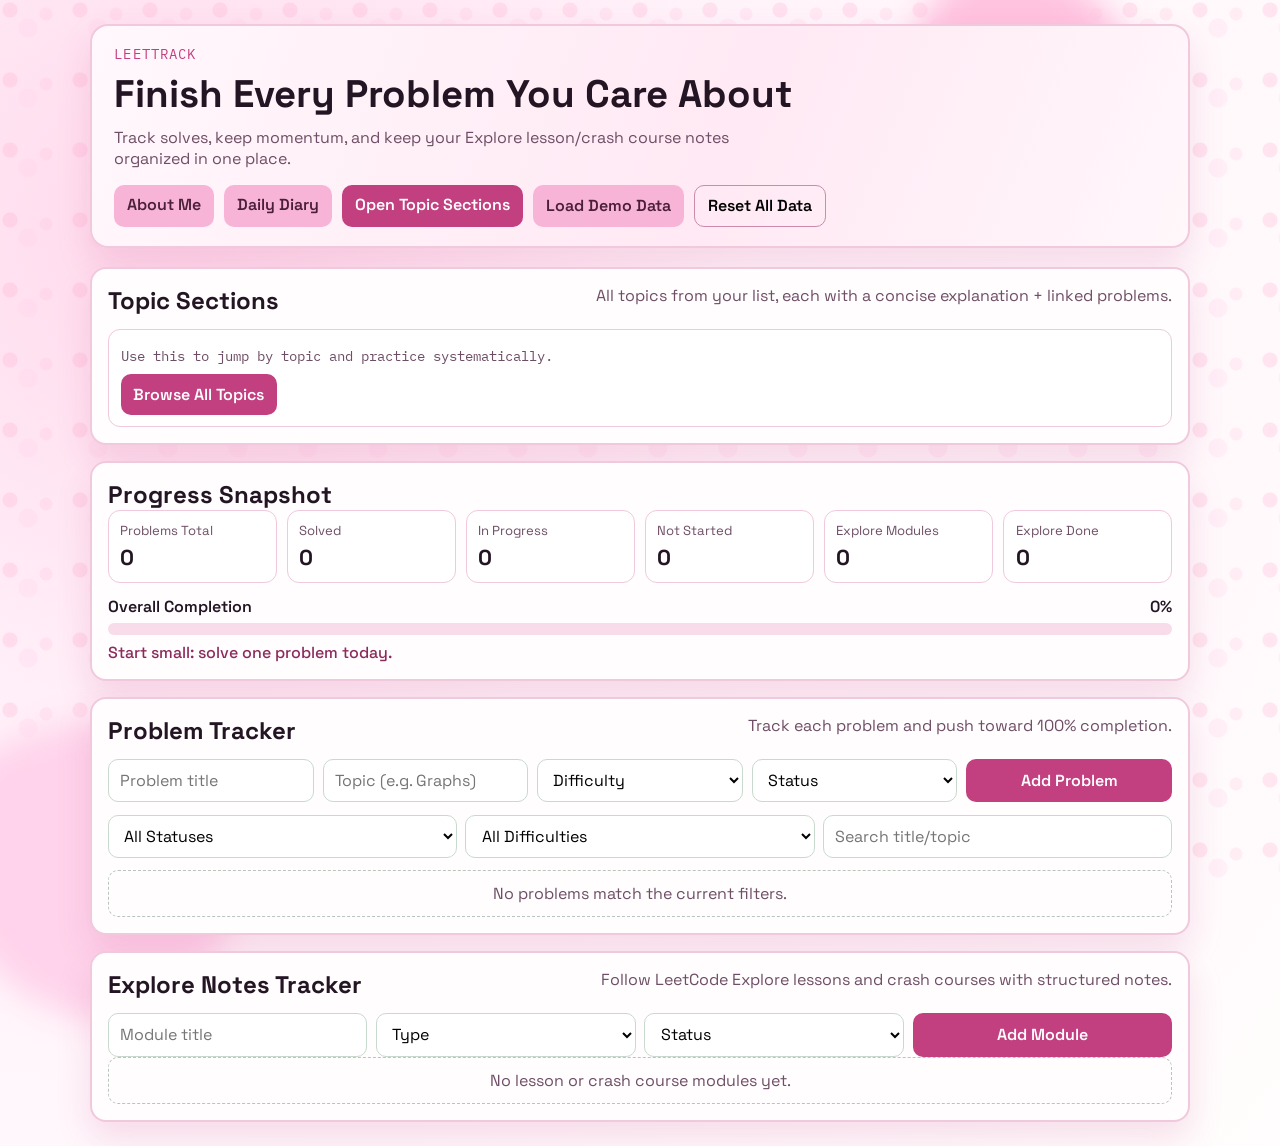
<file: index.html>
<!doctype html>
<html lang="en">
  <head>
    <meta charset="UTF-8" />
    <meta name="viewport" content="width=device-width, initial-scale=1.0" />
    <title>LeetTrack - LeetCode Progress + Explore Notes</title>
    <link rel="preconnect" href="https://fonts.googleapis.com" />
    <link rel="preconnect" href="https://fonts.gstatic.com" crossorigin />
    <link
      href="https://fonts.googleapis.com/css2?family=Space+Grotesk:wght@400;500;700&family=IBM+Plex+Mono:wght@400;600&display=swap"
      rel="stylesheet"
    />
    <link rel="stylesheet" href="styles.css" />
  </head>
  <body>
    <div class="bg-shape bg-shape-1"></div>
    <div class="bg-shape bg-shape-2"></div>

    <header class="hero">
      <p class="eyebrow">LeetTrack</p>
      <h1>Finish Every Problem You Care About</h1>
      <p class="subtext">
        Track solves, keep momentum, and keep your Explore lesson/crash course notes organized in one place.
      </p>
      <div class="hero-actions">
        <a href="about.html" class="btn btn-secondary">About Me</a>
        <a href="diary.html" class="btn btn-secondary">Daily Diary</a>
        <a href="topics.html" class="btn btn-primary">Open Topic Sections</a>
        <button id="seedDataBtn" class="btn btn-secondary">Load Demo Data</button>
        <button id="resetBtn" class="btn btn-ghost">Reset All Data</button>
      </div>
    </header>

    <main class="layout">
      <section class="panel">
        <div class="section-header">
          <h2>Topic Sections</h2>
          <p>All topics from your list, each with a concise explanation + linked problems.</p>
        </div>
        <div class="card">
          <p class="card-meta">Use this to jump by topic and practice systematically.</p>
          <div class="card-controls">
            <a class="btn btn-primary" href="topics.html">Browse All Topics</a>
          </div>
        </div>
      </section>

      <section class="panel stats-panel">
        <h2>Progress Snapshot</h2>
        <div class="stats-grid" id="statsGrid"></div>
        <div class="progress-wrap">
          <div class="progress-head">
            <span>Overall Completion</span>
            <span id="completionText">0%</span>
          </div>
          <div class="progress-track">
            <div id="completionBar" class="progress-fill"></div>
          </div>
          <p id="motivationText" class="motivation">Start small: solve one problem today.</p>
        </div>
      </section>

      <section class="panel">
        <div class="section-header">
          <h2>Problem Tracker</h2>
          <p>Track each problem and push toward 100% completion.</p>
        </div>

        <form id="problemForm" class="form-grid">
          <input id="problemTitle" type="text" placeholder="Problem title" required />
          <input id="problemTopic" type="text" placeholder="Topic (e.g. Graphs)" required />
          <select id="problemDifficulty" required>
            <option value="">Difficulty</option>
            <option value="Easy">Easy</option>
            <option value="Medium">Medium</option>
            <option value="Hard">Hard</option>
          </select>
          <select id="problemStatus" required>
            <option value="">Status</option>
            <option value="Not Started">Not Started</option>
            <option value="In Progress">In Progress</option>
            <option value="Solved">Solved</option>
          </select>
          <button type="submit" class="btn btn-primary">Add Problem</button>
        </form>

        <div class="inline-controls">
          <select id="statusFilter">
            <option value="All">All Statuses</option>
            <option value="Not Started">Not Started</option>
            <option value="In Progress">In Progress</option>
            <option value="Solved">Solved</option>
          </select>
          <select id="difficultyFilter">
            <option value="All">All Difficulties</option>
            <option value="Easy">Easy</option>
            <option value="Medium">Medium</option>
            <option value="Hard">Hard</option>
          </select>
          <input id="searchInput" type="search" placeholder="Search title/topic" />
        </div>

        <div id="problemList" class="cards"></div>
      </section>

      <section class="panel">
        <div class="section-header">
          <h2>Explore Notes Tracker</h2>
          <p>Follow LeetCode Explore lessons and crash courses with structured notes.</p>
        </div>

        <form id="exploreForm" class="form-grid">
          <input id="exploreTitle" type="text" placeholder="Module title" required />
          <select id="exploreType" required>
            <option value="">Type</option>
            <option value="Lesson">Lesson</option>
            <option value="Crash Course">Crash Course</option>
          </select>
          <select id="exploreStatus" required>
            <option value="">Status</option>
            <option value="Not Started">Not Started</option>
            <option value="In Progress">In Progress</option>
            <option value="Completed">Completed</option>
          </select>
          <button type="submit" class="btn btn-primary">Add Module</button>
        </form>

        <div id="exploreList" class="cards"></div>
      </section>
    </main>

    <template id="problemCardTemplate">
      <article class="card">
        <div class="card-head">
          <h3 class="card-title"></h3>
          <span class="pill difficulty"></span>
        </div>
        <p class="card-meta"></p>
        <div class="card-controls">
          <select class="status-select">
            <option value="Not Started">Not Started</option>
            <option value="In Progress">In Progress</option>
            <option value="Solved">Solved</option>
          </select>
          <button class="btn btn-danger btn-small delete-btn">Delete</button>
        </div>
        <div class="problem-workspace">
          <label class="workspace-label">My Code</label>
          <textarea class="problem-code" rows="6" placeholder="Paste your solution code here..."></textarea>
          <label class="workspace-label">My Approach Thoughts</label>
          <textarea
            class="problem-thoughts"
            rows="4"
            placeholder="Key insight, brute force -> optimal path, edge cases, complexity..."
          ></textarea>
        </div>
      </article>
    </template>

    <template id="exploreCardTemplate">
      <article class="card explore-card">
        <div class="card-head">
          <h3 class="card-title"></h3>
          <span class="pill type-pill"></span>
        </div>
        <div class="card-controls">
          <select class="status-select">
            <option value="Not Started">Not Started</option>
            <option value="In Progress">In Progress</option>
            <option value="Completed">Completed</option>
          </select>
          <button class="btn btn-danger btn-small delete-btn">Delete</button>
        </div>
        <textarea class="notes" rows="5" placeholder="Write your key ideas, pitfalls, patterns, and review plan..."></textarea>
      </article>
    </template>

    <script src="app.js"></script>
  </body>
</html>
</file>
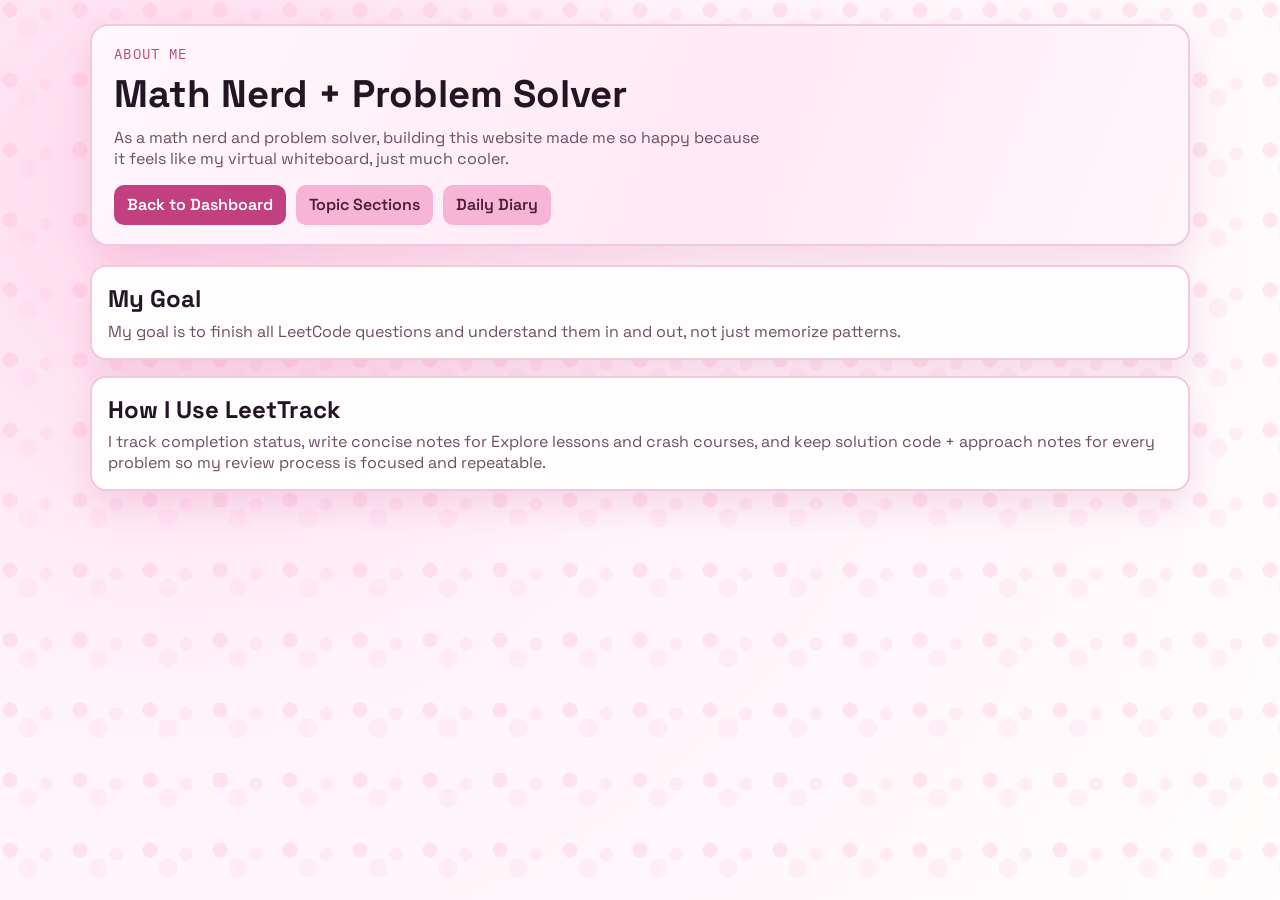
<file: about.html>
<!doctype html>
<html lang="en">
  <head>
    <meta charset="UTF-8" />
    <meta name="viewport" content="width=device-width, initial-scale=1.0" />
    <title>About Me - LeetTrack</title>
    <link rel="preconnect" href="https://fonts.googleapis.com" />
    <link rel="preconnect" href="https://fonts.gstatic.com" crossorigin />
    <link
      href="https://fonts.googleapis.com/css2?family=Space+Grotesk:wght@400;500;700&family=IBM+Plex+Mono:wght@400;600&display=swap"
      rel="stylesheet"
    />
    <link rel="stylesheet" href="styles.css" />
  </head>
  <body>
    <header class="hero">
      <p class="eyebrow">About Me</p>
      <h1>Math Nerd + Problem Solver</h1>
      <p class="subtext">
        As a math nerd and problem solver, building this website made me so happy because it feels like my virtual
        whiteboard, just much cooler.
      </p>
      <div class="hero-actions">
        <a class="btn btn-primary" href="index.html">Back to Dashboard</a>
        <a class="btn btn-secondary" href="topics.html">Topic Sections</a>
        <a class="btn btn-secondary" href="diary.html">Daily Diary</a>
      </div>
    </header>

    <main class="layout">
      <section class="panel about-panel">
        <h2>My Goal</h2>
        <p>
          My goal is to finish all LeetCode questions and understand them in and out, not just memorize patterns.
        </p>
      </section>

      <section class="panel about-panel">
        <h2>How I Use LeetTrack</h2>
        <p>
          I track completion status, write concise notes for Explore lessons and crash courses, and keep solution code +
          approach notes for every problem so my review process is focused and repeatable.
        </p>
      </section>
    </main>
  </body>
</html>
</file>
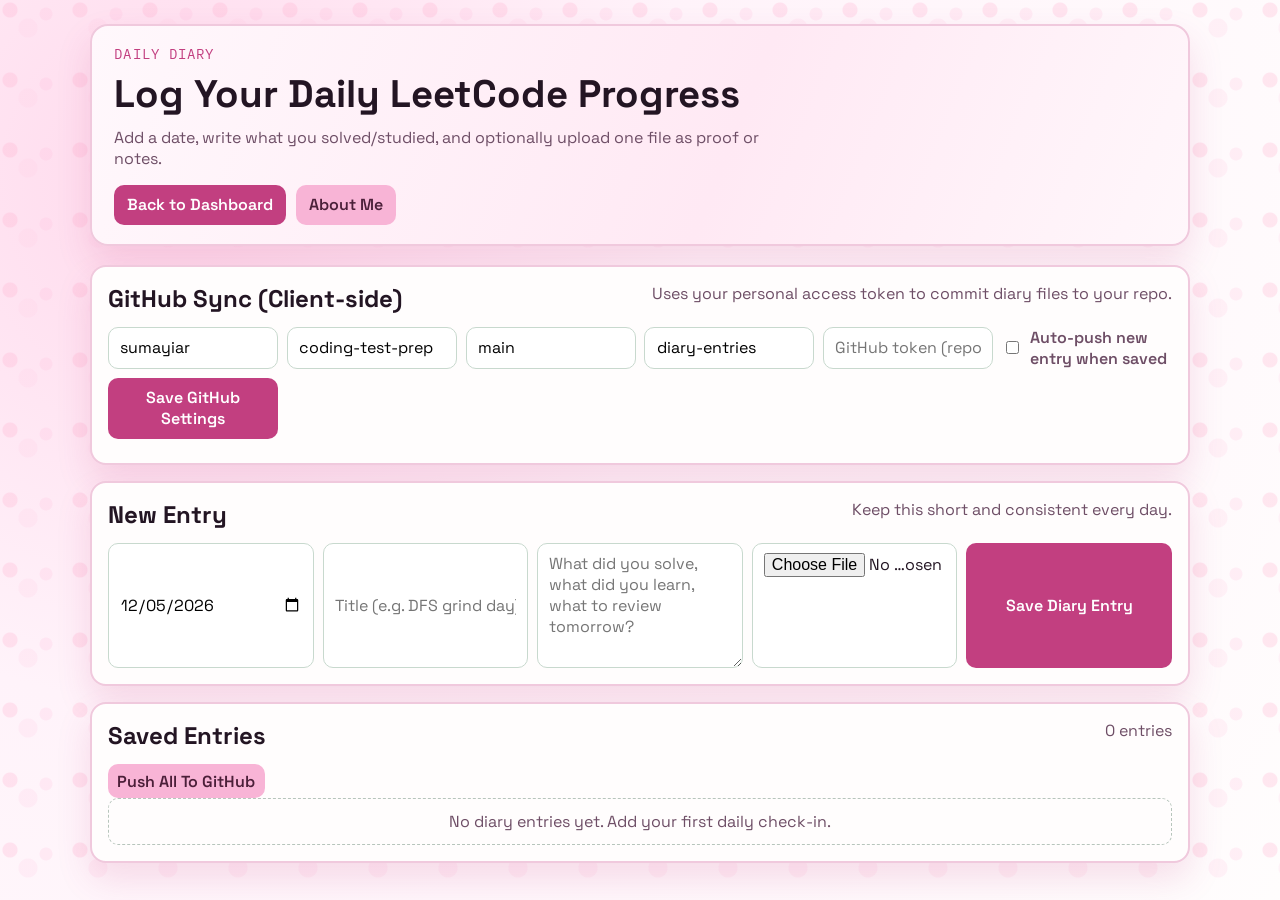
<file: diary.html>
<!doctype html>
<html lang="en">
  <head>
    <meta charset="UTF-8" />
    <meta name="viewport" content="width=device-width, initial-scale=1.0" />
    <title>Daily Diary - LeetTrack</title>
    <link rel="preconnect" href="https://fonts.googleapis.com" />
    <link rel="preconnect" href="https://fonts.gstatic.com" crossorigin />
    <link
      href="https://fonts.googleapis.com/css2?family=Space+Grotesk:wght@400;500;700&family=IBM+Plex+Mono:wght@400;600&display=swap"
      rel="stylesheet"
    />
    <link rel="stylesheet" href="styles.css" />
  </head>
  <body>
    <header class="hero">
      <p class="eyebrow">Daily Diary</p>
      <h1>Log Your Daily LeetCode Progress</h1>
      <p class="subtext">Add a date, write what you solved/studied, and optionally upload one file as proof or notes.</p>
      <div class="hero-actions">
        <a class="btn btn-primary" href="index.html">Back to Dashboard</a>
        <a class="btn btn-secondary" href="about.html">About Me</a>
      </div>
    </header>

    <main class="layout">
      <section class="panel">
        <div class="section-header">
          <h2>GitHub Sync (Client-side)</h2>
          <p>Uses your personal access token to commit diary files to your repo.</p>
        </div>

        <form id="githubForm" class="form-grid">
          <input id="ghOwner" type="text" placeholder="Owner (e.g. sumayiar)" required />
          <input id="ghRepo" type="text" placeholder="Repo (e.g. coding-test-prep)" required />
          <input id="ghBranch" type="text" placeholder="Branch (default: main)" />
          <input id="ghFolder" type="text" placeholder="Folder path (default: diary-entries)" />
          <input id="ghToken" type="password" placeholder="GitHub token (repo contents write)" required />
          <label class="checkbox-row">
            <input id="autoPush" type="checkbox" />
            Auto-push new entry when saved
          </label>
          <button type="submit" class="btn btn-primary">Save GitHub Settings</button>
        </form>
        <p id="githubStatus" class="card-meta"></p>
      </section>

      <section class="panel">
        <div class="section-header">
          <h2>New Entry</h2>
          <p>Keep this short and consistent every day.</p>
        </div>

        <form id="diaryForm" class="form-grid">
          <input id="entryDate" type="date" required />
          <input id="entryTitle" type="text" placeholder="Title (e.g. DFS grind day)" required />
          <textarea id="entryText" rows="5" placeholder="What did you solve, what did you learn, what to review tomorrow?" required></textarea>
          <input id="entryFile" type="file" accept="image/*,.pdf,.txt,.md,.doc,.docx" />
          <button type="submit" class="btn btn-primary">Save Diary Entry</button>
        </form>
      </section>

      <section class="panel">
        <div class="section-header">
          <h2>Saved Entries</h2>
          <p id="entryCount">0 entries</p>
        </div>
        <div class="card-controls">
          <button id="pushAllBtn" class="btn btn-secondary btn-small" type="button">Push All To GitHub</button>
        </div>
        <div id="diaryList" class="cards"></div>
      </section>
    </main>

    <script src="diary.js"></script>
  </body>
</html>
</file>
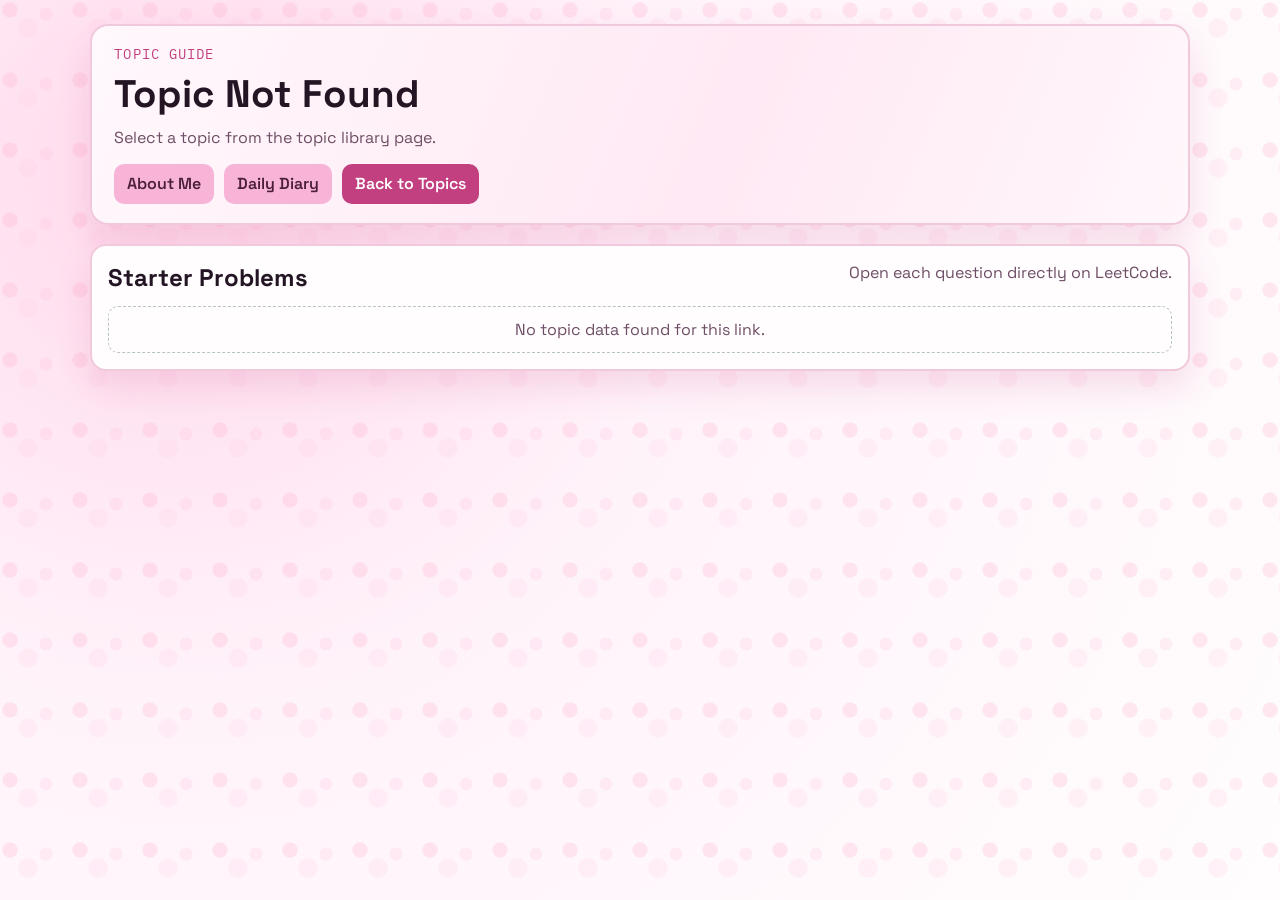
<file: topic.html>
<!doctype html>
<html lang="en">
  <head>
    <meta charset="UTF-8" />
    <meta name="viewport" content="width=device-width, initial-scale=1.0" />
    <title>Topic Guide - LeetTrack</title>
    <link rel="preconnect" href="https://fonts.googleapis.com" />
    <link rel="preconnect" href="https://fonts.gstatic.com" crossorigin />
    <link
      href="https://fonts.googleapis.com/css2?family=Space+Grotesk:wght@400;500;700&family=IBM+Plex+Mono:wght@400;600&display=swap"
      rel="stylesheet"
    />
    <link rel="stylesheet" href="styles.css" />
  </head>
  <body>
    <header class="hero">
      <p class="eyebrow">Topic Guide</p>
      <h1 id="topicName">Topic</h1>
      <p id="topicSummary" class="subtext"></p>
      <div class="hero-actions">
        <a class="btn btn-secondary" href="about.html">About Me</a>
        <a class="btn btn-secondary" href="diary.html">Daily Diary</a>
        <a class="btn btn-primary" href="topics.html">Back to Topics</a>
        <a id="tagLink" class="btn btn-secondary" target="_blank" rel="noopener noreferrer">Open Tag Page</a>
      </div>
    </header>

    <main class="layout">
      <section class="panel">
        <div class="section-header">
          <h2>Starter Problems</h2>
          <p>Open each question directly on LeetCode.</p>
        </div>
        <div id="problemLinks" class="cards"></div>
      </section>
    </main>

    <script src="topic-data.js"></script>
    <script src="topic.js"></script>
  </body>
</html>
</file>
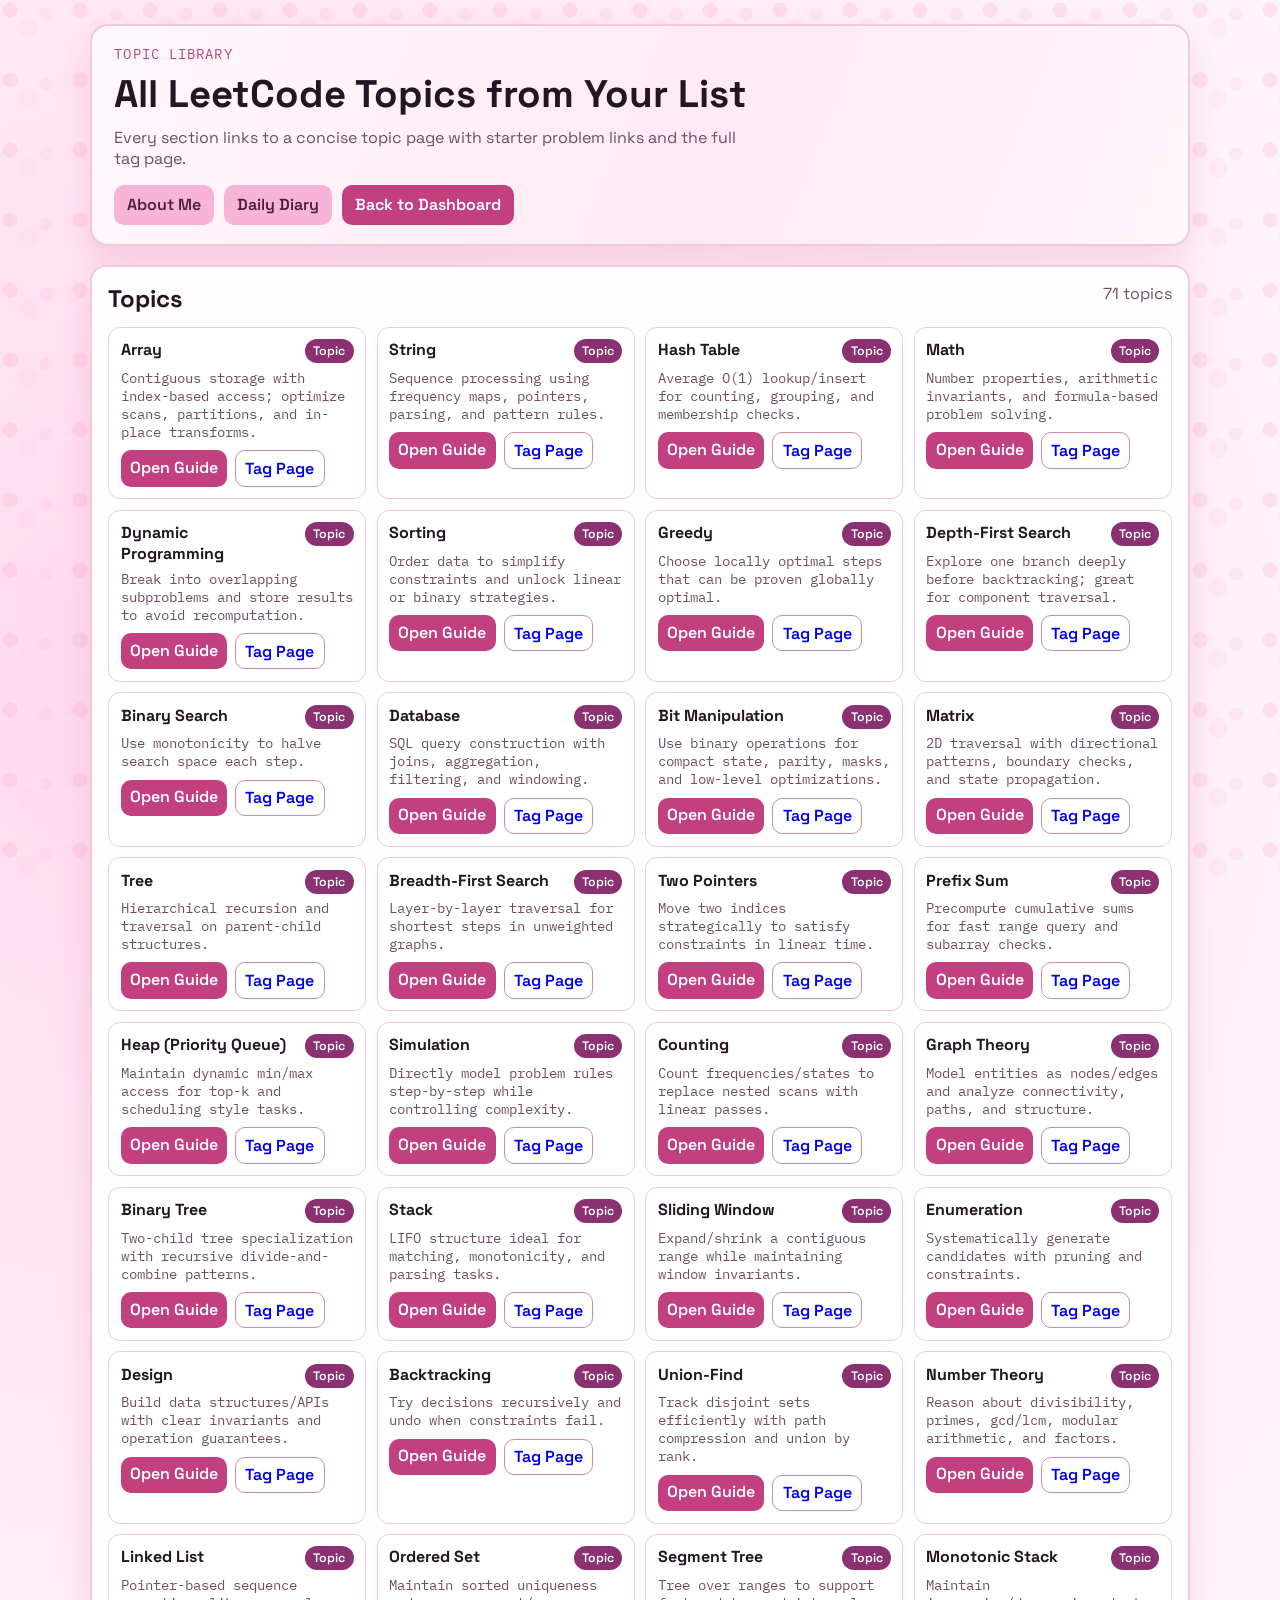
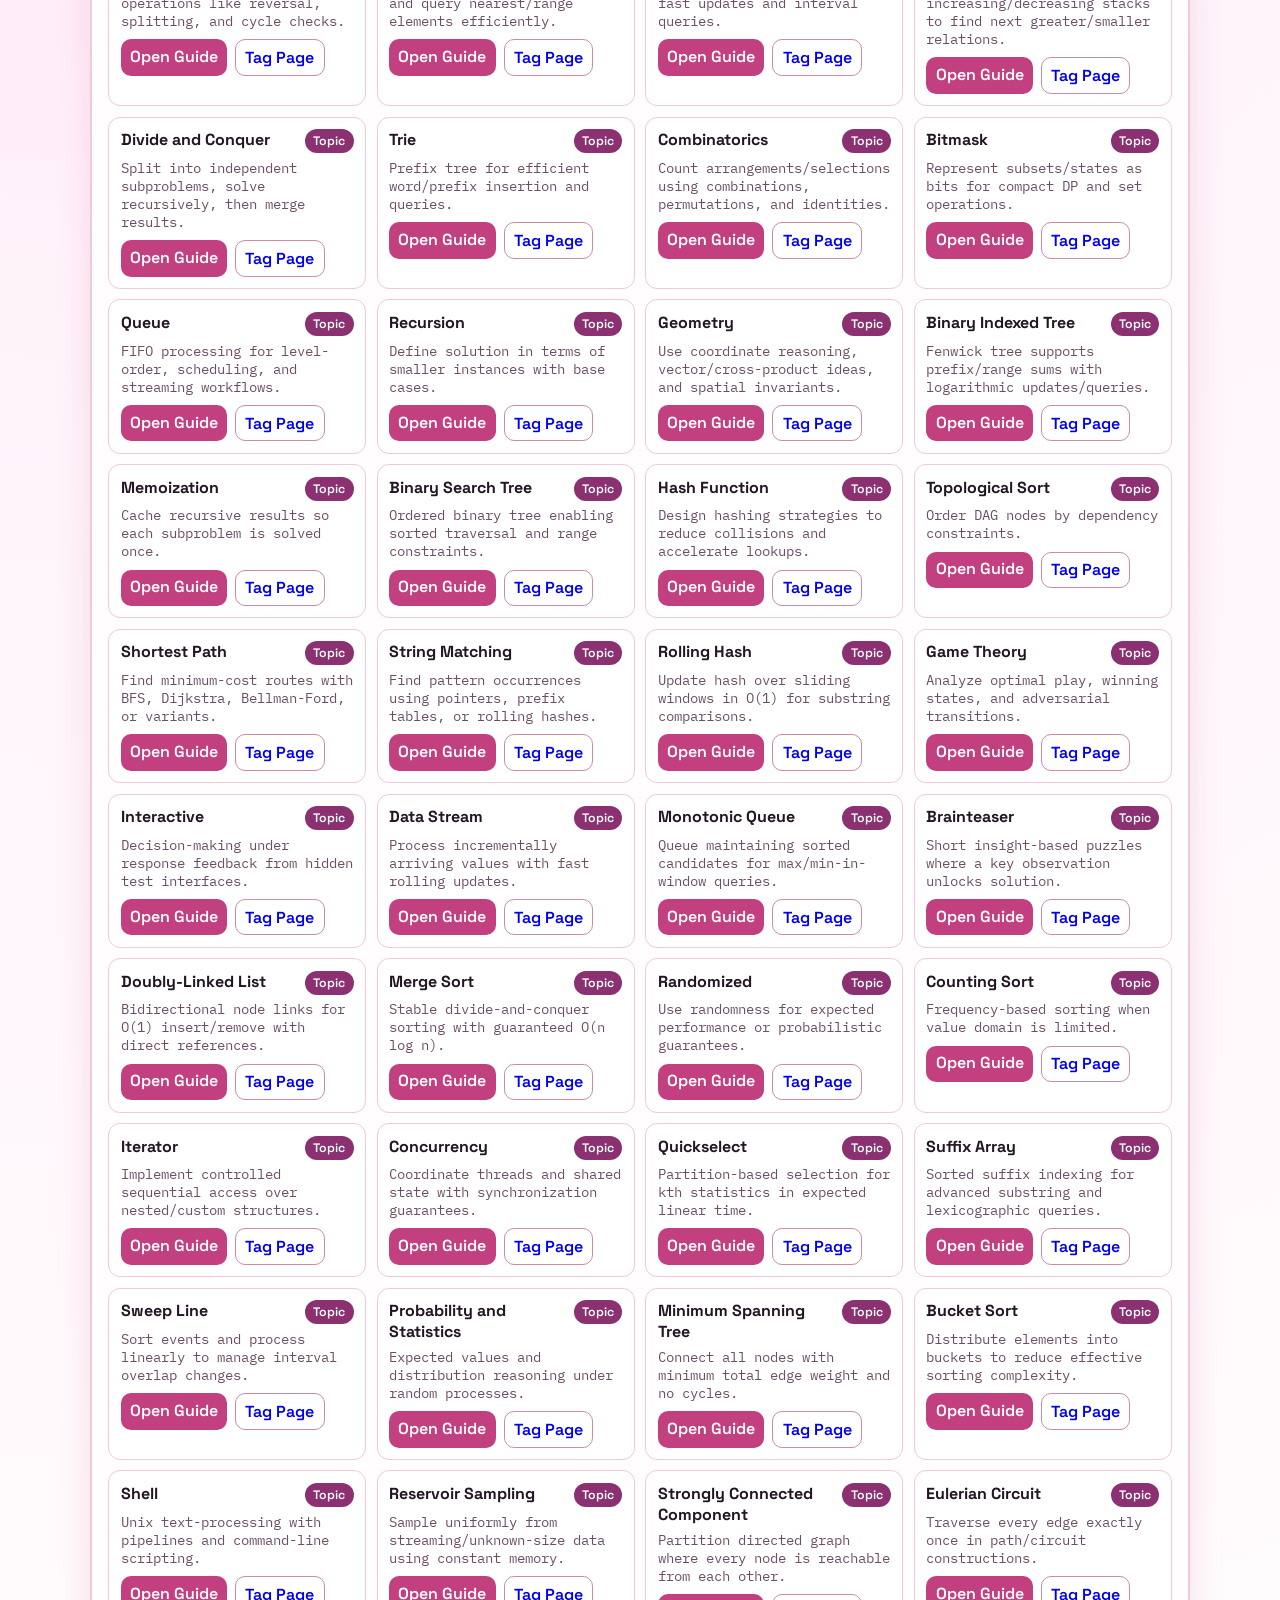
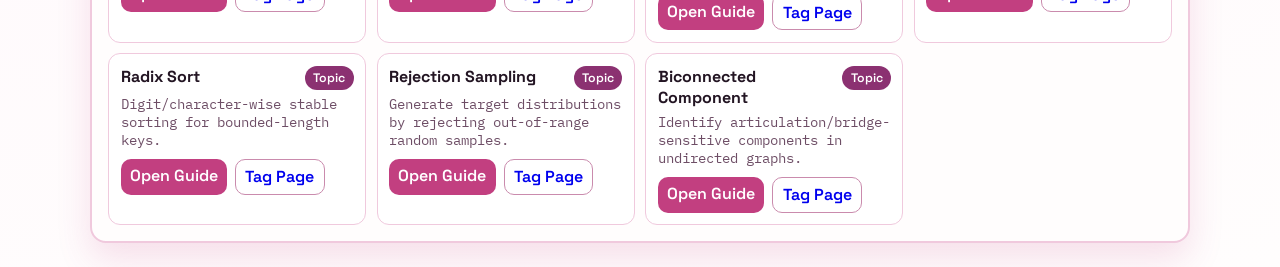
<file: topics.html>
<!doctype html>
<html lang="en">
  <head>
    <meta charset="UTF-8" />
    <meta name="viewport" content="width=device-width, initial-scale=1.0" />
    <title>LeetTrack Topics</title>
    <link rel="preconnect" href="https://fonts.googleapis.com" />
    <link rel="preconnect" href="https://fonts.gstatic.com" crossorigin />
    <link
      href="https://fonts.googleapis.com/css2?family=Space+Grotesk:wght@400;500;700&family=IBM+Plex+Mono:wght@400;600&display=swap"
      rel="stylesheet"
    />
    <link rel="stylesheet" href="styles.css" />
  </head>
  <body>
    <header class="hero">
      <p class="eyebrow">Topic Library</p>
      <h1>All LeetCode Topics from Your List</h1>
      <p class="subtext">
        Every section links to a concise topic page with starter problem links and the full tag page.
      </p>
      <div class="hero-actions">
        <a class="btn btn-secondary" href="about.html">About Me</a>
        <a class="btn btn-secondary" href="diary.html">Daily Diary</a>
        <a class="btn btn-primary" href="index.html">Back to Dashboard</a>
      </div>
    </header>

    <main class="layout">
      <section class="panel">
        <div class="section-header">
          <h2>Topics</h2>
          <p id="topicCountLabel"></p>
        </div>
        <div id="topicGrid" class="topic-grid"></div>
      </section>
    </main>

    <script src="topic-data.js"></script>
    <script src="topics.js"></script>
  </body>
</html>
</file>
<file: styles.css>
:root {
  --bg: #fff6fb;
  --panel: #fffdfd;
  --ink: #231523;
  --muted: #6e4e66;
  --accent: #c23f80;
  --accent-2: #f06db0;
  --danger: #c23333;
  --line: #f0c9dd;
  --solved: #b23879;
  --inprogress: #d36a97;
  --notstarted: #8a6a80;
  --shadow: 0 16px 34px rgba(194, 63, 128, 0.15);
}

* {
  box-sizing: border-box;
}

body {
  margin: 0;
  font-family: "Space Grotesk", sans-serif;
  color: var(--ink);
  background: radial-gradient(circle at 14% 20%, #ffd9ec 0%, #fff3fa 40%, #fffdfd 100%);
  min-height: 100vh;
  padding: 1.5rem;
  position: relative;
}

body::before {
  content: "";
  position: fixed;
  inset: 0;
  z-index: -2;
  pointer-events: none;
  background-image:
    radial-gradient(circle at 10px 10px, rgba(255, 170, 204, 0.45) 0 7px, transparent 8px),
    radial-gradient(circle at 28px 28px, rgba(255, 210, 232, 0.45) 0 9px, transparent 10px),
    radial-gradient(circle at 46px 14px, rgba(255, 184, 219, 0.35) 0 6px, transparent 7px);
  background-size: 70px 70px;
  opacity: 0.55;
}

.bg-shape {
  position: fixed;
  z-index: -1;
  pointer-events: none;
  filter: blur(16px);
}

.bg-shape-1 {
  width: 220px;
  height: 220px;
  background: #ffc2df;
  border-radius: 44% 56% 65% 35% / 58% 47% 53% 42%;
  top: -35px;
  right: 12%;
  animation: drift 8s ease-in-out infinite;
}

.bg-shape-2 {
  width: 300px;
  height: 300px;
  background: #ffd3eb;
  border-radius: 62% 38% 43% 57% / 35% 47% 53% 65%;
  bottom: -120px;
  left: -60px;
  animation: drift 12s ease-in-out infinite reverse;
}

@keyframes drift {
  0%,
  100% {
    transform: translate(0, 0);
  }
  50% {
    transform: translate(8px, -9px);
  }
}

.hero {
  max-width: 1100px;
  margin: 0 auto 1.2rem;
  padding: 1.2rem 1.4rem;
  border: 2px solid var(--line);
  background: linear-gradient(112deg, #fff8fc, #ffe9f4 58%, #fff7fb);
  box-shadow: var(--shadow);
  border-radius: 18px;
  animation: rise 0.65s ease;
}

@keyframes rise {
  from {
    opacity: 0;
    transform: translateY(14px);
  }
  to {
    opacity: 1;
    transform: translateY(0);
  }
}

.eyebrow {
  margin: 0;
  font-family: "IBM Plex Mono", monospace;
  color: var(--accent);
  font-size: 0.86rem;
  letter-spacing: 0.08em;
  text-transform: uppercase;
}

h1,
h2,
h3,
p {
  margin: 0;
}

h1 {
  font-size: clamp(1.7rem, 3vw, 2.5rem);
  margin-top: 0.35rem;
}

.subtext {
  margin-top: 0.55rem;
  color: var(--muted);
  max-width: 65ch;
}

.hero-actions {
  margin-top: 1rem;
  display: flex;
  gap: 0.65rem;
  flex-wrap: wrap;
}

.layout {
  max-width: 1100px;
  margin: 0 auto;
  display: grid;
  gap: 1rem;
}

.panel {
  background: var(--panel);
  border: 2px solid var(--line);
  border-radius: 16px;
  padding: 1rem;
  box-shadow: var(--shadow);
  animation: rise 0.7s ease;
}

.section-header {
  display: flex;
  justify-content: space-between;
  gap: 0.7rem;
  flex-wrap: wrap;
  margin-bottom: 0.8rem;
}

.section-header p {
  color: var(--muted);
}

.stats-grid {
  display: grid;
  grid-template-columns: repeat(auto-fit, minmax(140px, 1fr));
  gap: 0.65rem;
}

.stat {
  border: 1px solid var(--line);
  border-radius: 12px;
  padding: 0.7rem;
  background: #ffffff;
}

.stat .label {
  font-size: 0.82rem;
  color: var(--muted);
}

.stat .value {
  margin-top: 0.3rem;
  font-size: 1.35rem;
  font-weight: 700;
}

.progress-wrap {
  margin-top: 0.8rem;
}

.progress-head {
  display: flex;
  justify-content: space-between;
  margin-bottom: 0.35rem;
  font-weight: 600;
}

.progress-track {
  height: 12px;
  border-radius: 999px;
  background: #f8dce9;
  overflow: hidden;
}

.progress-fill {
  height: 100%;
  width: 0;
  background: linear-gradient(90deg, #f586bc, #c23f80);
  transition: width 0.35s ease;
}

.motivation {
  margin-top: 0.45rem;
  color: #8b2b5d;
  font-weight: 500;
}

.form-grid {
  display: grid;
  grid-template-columns: repeat(auto-fit, minmax(170px, 1fr));
  gap: 0.55rem;
}

input,
select,
textarea,
button {
  font: inherit;
}

input,
select,
textarea {
  width: 100%;
  border: 1px solid #c8d9ce;
  border-radius: 10px;
  padding: 0.58rem 0.7rem;
  background: #fff;
}

input:focus,
select:focus,
textarea:focus {
  border-color: #2f855f;
  outline: 2px solid #c9e7d8;
}

.btn {
  display: inline-block;
  text-decoration: none;
  border: none;
  border-radius: 10px;
  padding: 0.6rem 0.8rem;
  cursor: pointer;
  font-weight: 600;
}

.btn-primary {
  background: var(--accent);
  color: #fff;
}

.btn-secondary {
  background: #f8b4d6;
  color: #4b1f39;
}

.btn-ghost {
  background: transparent;
  border: 1px solid #ca8bad;
}

.btn-danger {
  background: #ffe7e7;
  color: #7b2020;
}

.btn-small {
  padding: 0.42rem 0.58rem;
}

.inline-controls {
  margin-top: 0.8rem;
  margin-bottom: 0.75rem;
  display: grid;
  grid-template-columns: repeat(auto-fit, minmax(180px, 1fr));
  gap: 0.5rem;
}

.cards {
  display: grid;
  gap: 0.65rem;
}

.topic-grid {
  display: grid;
  grid-template-columns: repeat(auto-fit, minmax(250px, 1fr));
  gap: 0.65rem;
}

.card {
  border: 1px solid var(--line);
  border-radius: 12px;
  background: #fff;
  padding: 0.72rem;
}

.card-head {
  display: flex;
  justify-content: space-between;
  gap: 0.7rem;
  align-items: flex-start;
}

.card-title {
  font-size: 1rem;
}

.card-meta {
  color: var(--muted);
  margin-top: 0.35rem;
  font-family: "IBM Plex Mono", monospace;
  font-size: 0.88rem;
}

.pill {
  border-radius: 999px;
  font-size: 0.77rem;
  padding: 0.25rem 0.52rem;
  color: #fff;
  font-weight: 600;
  white-space: nowrap;
}

.difficulty.easy {
  background: #de4f9a;
}

.difficulty.medium {
  background: #cc568f;
}

.difficulty.hard {
  background: #a32767;
}

.type-pill {
  background: #8b3171;
}

.card-controls {
  margin-top: 0.58rem;
  display: flex;
  gap: 0.5rem;
  flex-wrap: wrap;
}

.notes {
  margin-top: 0.55rem;
  min-height: 108px;
  resize: vertical;
}

.problem-workspace {
  margin-top: 0.75rem;
  padding-top: 0.75rem;
  border-top: 1px dashed var(--line);
  display: grid;
  gap: 0.38rem;
}

.workspace-label {
  font-size: 0.85rem;
  color: var(--muted);
  font-weight: 600;
}

.problem-code {
  min-height: 130px;
  font-family: "IBM Plex Mono", monospace;
}

.problem-thoughts {
  min-height: 90px;
}

.about-panel p {
  color: var(--muted);
  margin-top: 0.4rem;
}

.diary-card .card-meta {
  white-space: pre-wrap;
}

.checkbox-row {
  display: flex;
  align-items: center;
  gap: 0.5rem;
  color: var(--muted);
  font-weight: 600;
}

.checkbox-row input {
  width: auto;
}

#githubStatus {
  margin-top: 0.5rem;
}

.attachment-link {
  display: inline-block;
  margin-top: 0.55rem;
  color: var(--accent);
  text-decoration: none;
  font-weight: 600;
}

.diary-image {
  display: block;
  width: 100%;
  max-height: 280px;
  object-fit: cover;
  border-radius: 10px;
  border: 1px solid var(--line);
}

.empty {
  border: 1px dashed #b7c5bc;
  border-radius: 10px;
  padding: 0.75rem;
  color: var(--muted);
  text-align: center;
}

@media (max-width: 700px) {
  body {
    padding: 0.8rem;
  }

  .panel,
  .hero {
    padding: 0.8rem;
  }
}
</file>
